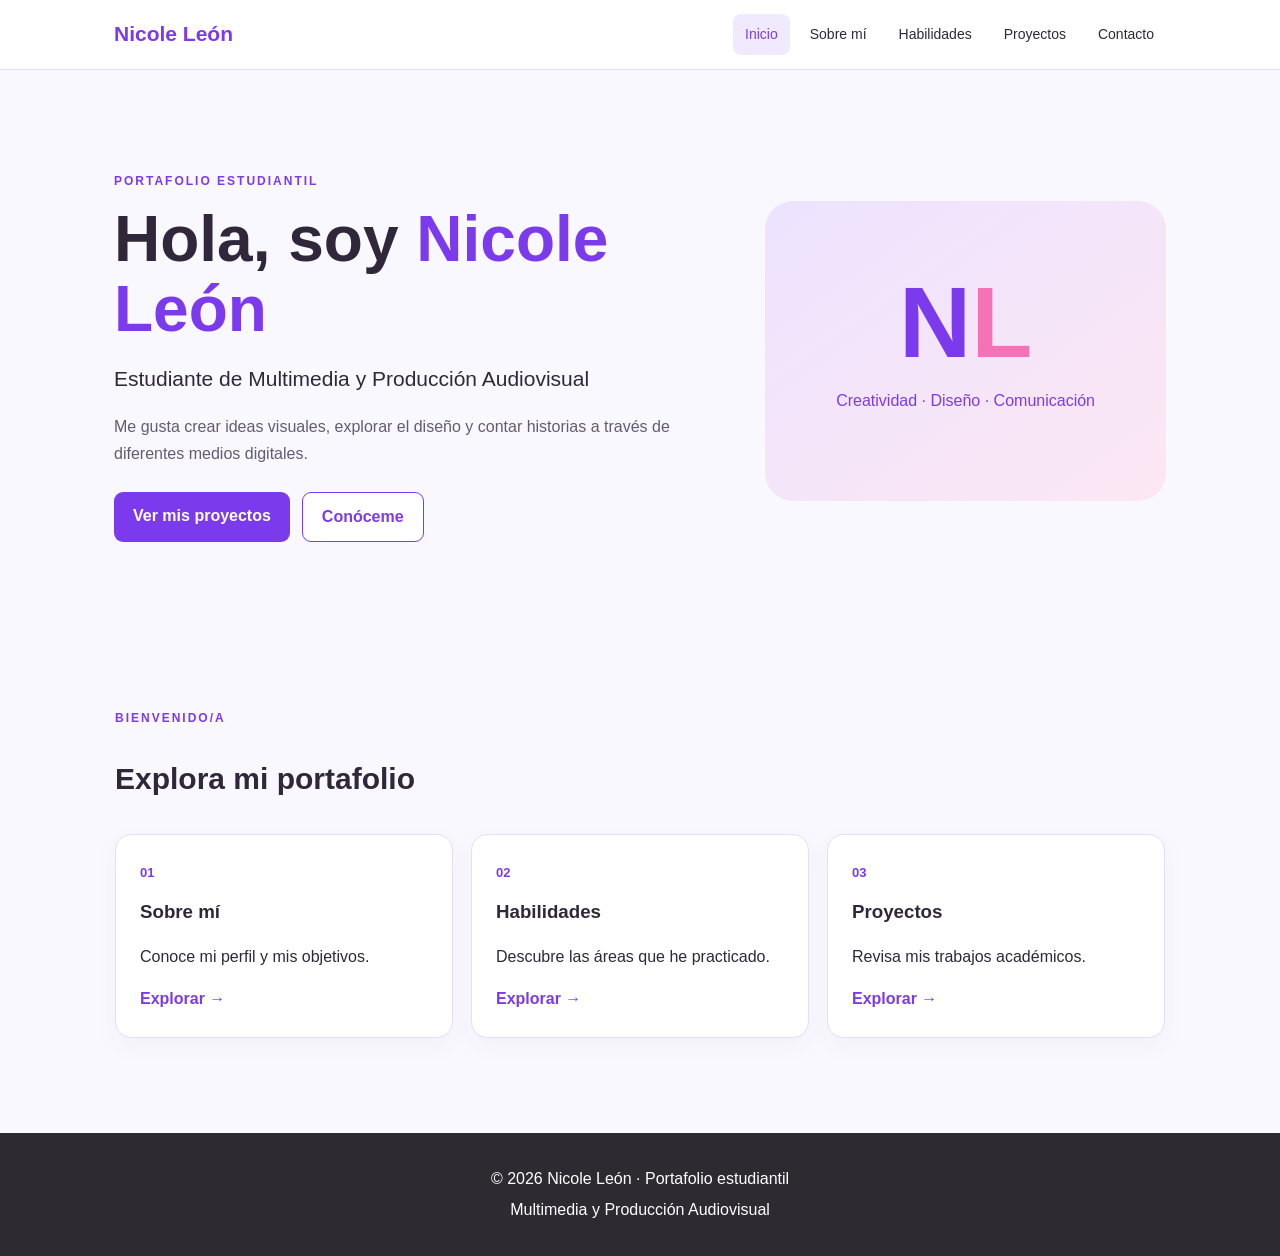
<file: index.html>
<!DOCTYPE html>
<html lang="es">
<head><meta charset="UTF-8"><meta name="viewport" content="width=device-width, initial-scale=1"><meta name="description" content="Portafolio estudiantil de Nicole León"><title>Nicole León | Portafolio</title><link rel="stylesheet" href="styles.css"></head>
<body>
<header class="encabezado"><div class="navegacion"><a class="marca" href="index.html">Nicole León</a><button class="menu-toggle" aria-label="Abrir menú" aria-expanded="false">☰</button><nav class="menu"><a class="activo" href="index.html">Inicio</a><a href="sobre-mi.html">Sobre mí</a><a href="habilidades.html">Habilidades</a><a href="proyectos.html">Proyectos</a><a href="contacto.html">Contacto</a></nav></div></header>
<main>
<section class="hero"><div class="hero-contenido"><p class="etiqueta">PORTAFOLIO ESTUDIANTIL</p><h1>Hola, soy <span>Nicole León</span></h1><h2>Estudiante de Multimedia y Producción Audiovisual</h2><p>Me gusta crear ideas visuales, explorar el diseño y contar historias a través de diferentes medios digitales.</p><div class="acciones"><a class="boton" href="proyectos.html">Ver mis proyectos</a><a class="boton secundario" href="sobre-mi.html">Conóceme</a></div></div><div class="hero-imagen"><div class="monograma">N<span>L</span></div><p>Creatividad · Diseño · Comunicación</p></div></section>
<section class="seccion"><div class="contenedor"><p class="subtitulo">BIENVENIDO/A</p><h2>Explora mi portafolio</h2><div class="tarjetas"><a class="tarjeta" href="sobre-mi.html"><span>01</span><h3>Sobre mí</h3><p>Conoce mi perfil y mis objetivos.</p><b>Explorar →</b></a><a class="tarjeta" href="habilidades.html"><span>02</span><h3>Habilidades</h3><p>Descubre las áreas que he practicado.</p><b>Explorar →</b></a><a class="tarjeta" href="proyectos.html"><span>03</span><h3>Proyectos</h3><p>Revisa mis trabajos académicos.</p><b>Explorar →</b></a></div></div></section>
</main><footer class="pie"><p>© 2026 Nicole León · Portafolio estudiantil</p><p>Multimedia y Producción Audiovisual</p></footer><script src="script.js"></script></body></html>
</file>
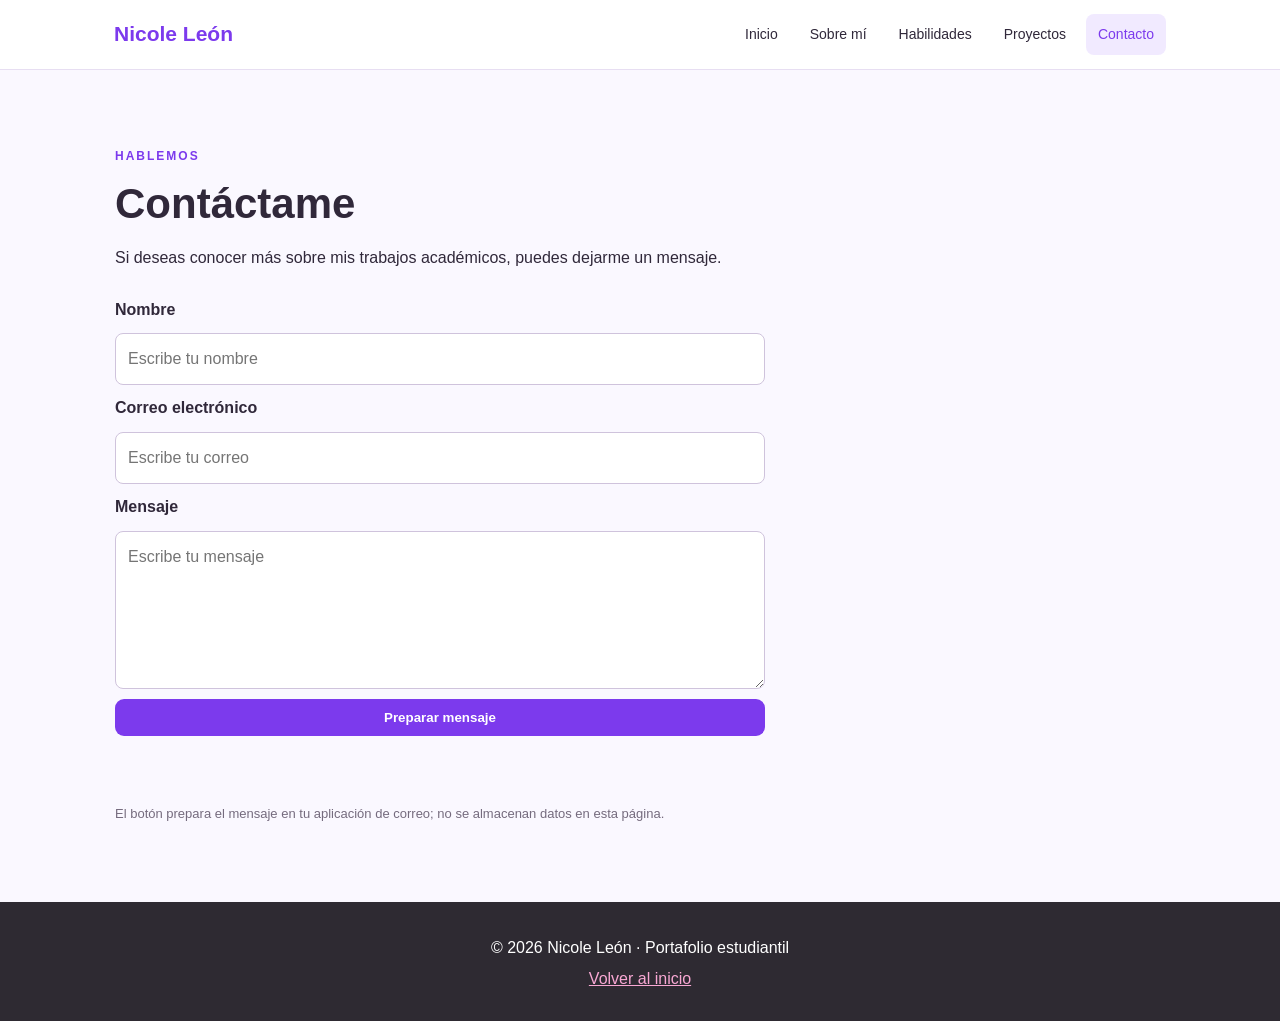
<file: contacto.html>
<!DOCTYPE html><html lang="es"><head><meta charset="UTF-8"><meta name="viewport" content="width=device-width, initial-scale=1"><title>Contacto | Nicole León</title><link rel="stylesheet" href="styles.css"></head><body><header class="encabezado"><div class="navegacion"><a class="marca" href="index.html">Nicole León</a><button class="menu-toggle" aria-label="Abrir menú" aria-expanded="false">☰</button><nav class="menu"><a href="index.html">Inicio</a><a href="sobre-mi.html">Sobre mí</a><a href="habilidades.html">Habilidades</a><a href="proyectos.html">Proyectos</a><a class="activo" href="contacto.html">Contacto</a></nav></div></header><main><section class="seccion"><div class="contenedor"><p class="subtitulo">HABLEMOS</p><h1>Contáctame</h1><p>Si deseas conocer más sobre mis trabajos académicos, puedes dejarme un mensaje.</p><form class="formulario" id="form-contacto"><label for="nombre">Nombre</label><input id="nombre" required placeholder="Escribe tu nombre"><label for="correo">Correo electrónico</label><input id="correo" type="email" required placeholder="Escribe tu correo"><label for="mensaje">Mensaje</label><textarea id="mensaje" rows="5" required placeholder="Escribe tu mensaje"></textarea><button class="boton" type="submit">Preparar mensaje</button><p id="estado" role="status"></p></form><p class="nota">El botón prepara el mensaje en tu aplicación de correo; no se almacenan datos en esta página.</p></div></section></main><footer class="pie"><p>© 2026 Nicole León · Portafolio estudiantil</p><a href="index.html">Volver al inicio</a></footer><script src="script.js"></script></body></html>
</file>
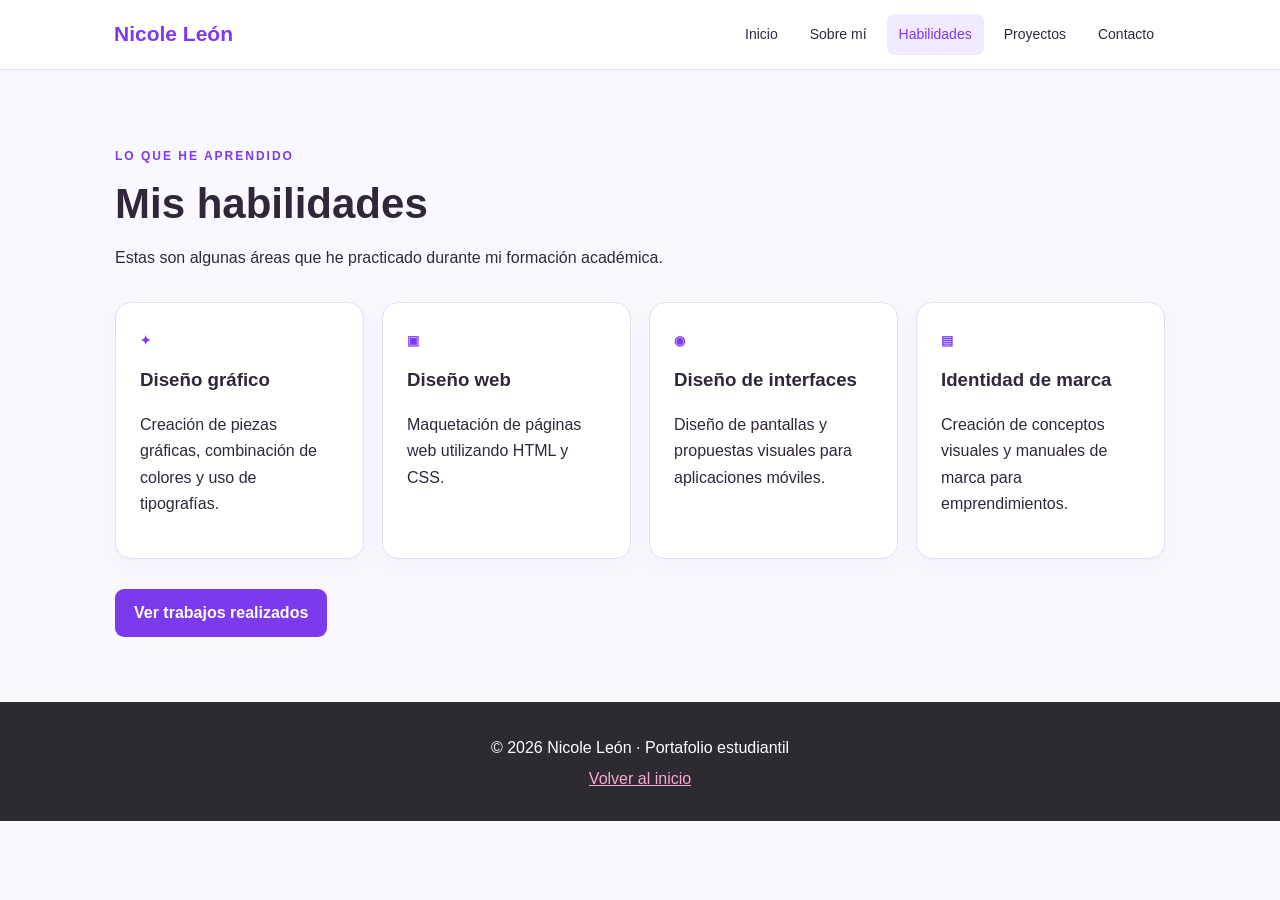
<file: habilidades.html>
<!DOCTYPE html><html lang="es"><head><meta charset="UTF-8"><meta name="viewport" content="width=device-width, initial-scale=1"><title>Habilidades | Nicole León</title><link rel="stylesheet" href="styles.css"></head><body><header class="encabezado"><div class="navegacion"><a class="marca" href="index.html">Nicole León</a><button class="menu-toggle" aria-label="Abrir menú" aria-expanded="false">☰</button><nav class="menu"><a href="index.html">Inicio</a><a href="sobre-mi.html">Sobre mí</a><a class="activo" href="habilidades.html">Habilidades</a><a href="proyectos.html">Proyectos</a><a href="contacto.html">Contacto</a></nav></div></header><main><section class="seccion"><div class="contenedor"><p class="subtitulo">LO QUE HE APRENDIDO</p><h1>Mis habilidades</h1><p>Estas son algunas áreas que he practicado durante mi formación académica.</p><div class="tarjetas"><article class="tarjeta"><span>✦</span><h3>Diseño gráfico</h3><p>Creación de piezas gráficas, combinación de colores y uso de tipografías.</p></article><article class="tarjeta"><span>▣</span><h3>Diseño web</h3><p>Maquetación de páginas web utilizando HTML y CSS.</p></article><article class="tarjeta"><span>◉</span><h3>Diseño de interfaces</h3><p>Diseño de pantallas y propuestas visuales para aplicaciones móviles.</p></article><article class="tarjeta"><span>▤</span><h3>Identidad de marca</h3><p>Creación de conceptos visuales y manuales de marca para emprendimientos.</p></article></div><a class="boton" href="proyectos.html">Ver trabajos realizados</a></div></section></main><footer class="pie"><p>© 2026 Nicole León · Portafolio estudiantil</p><a href="index.html">Volver al inicio</a></footer><script src="script.js"></script></body></html>
</file>
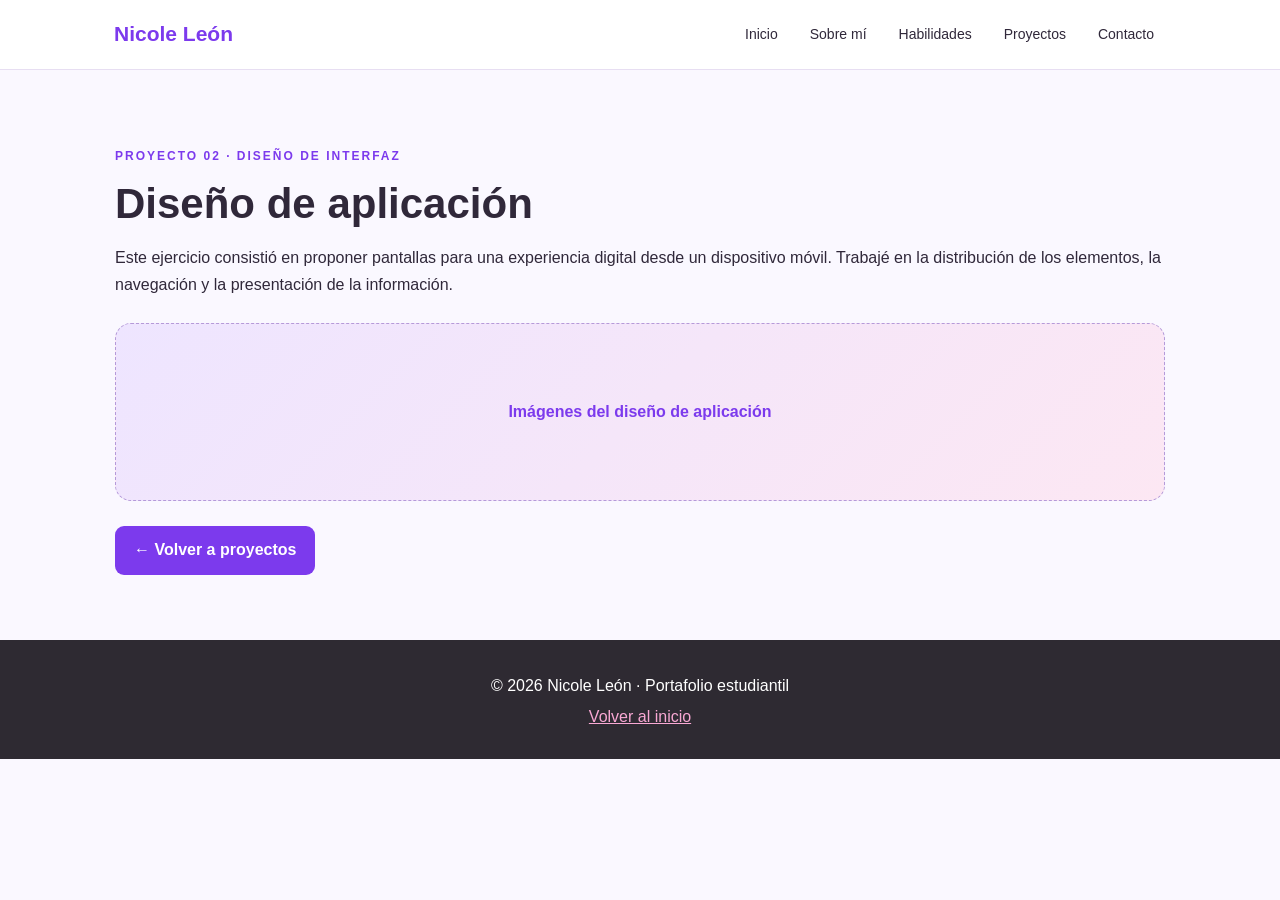
<file: proyecto-app.html>
<!DOCTYPE html><html lang="es"><head><meta charset="UTF-8"><meta name="viewport" content="width=device-width, initial-scale=1"><title>Diseño de aplicación | Nicole León</title><link rel="stylesheet" href="styles.css"></head><body><header class="encabezado"><div class="navegacion"><a class="marca" href="index.html">Nicole León</a><button class="menu-toggle" aria-label="Abrir menú" aria-expanded="false">☰</button><nav class="menu"><a href="index.html">Inicio</a><a href="sobre-mi.html">Sobre mí</a><a href="habilidades.html">Habilidades</a><a href="proyectos.html">Proyectos</a><a href="contacto.html">Contacto</a></nav></div></header><main><section class="seccion"><div class="contenedor"><p class="subtitulo">PROYECTO 02 · DISEÑO DE INTERFAZ</p><h1>Diseño de aplicación</h1><p>Este ejercicio consistió en proponer pantallas para una experiencia digital desde un dispositivo móvil. Trabajé en la distribución de los elementos, la navegación y la presentación de la información.</p><div class="imagen-pendiente">Imágenes del diseño de aplicación</div><a class="boton" href="proyectos.html">← Volver a proyectos</a></div></section></main><footer class="pie"><p>© 2026 Nicole León · Portafolio estudiantil</p><a href="index.html">Volver al inicio</a></footer><script src="script.js"></script></body></html>
</file>
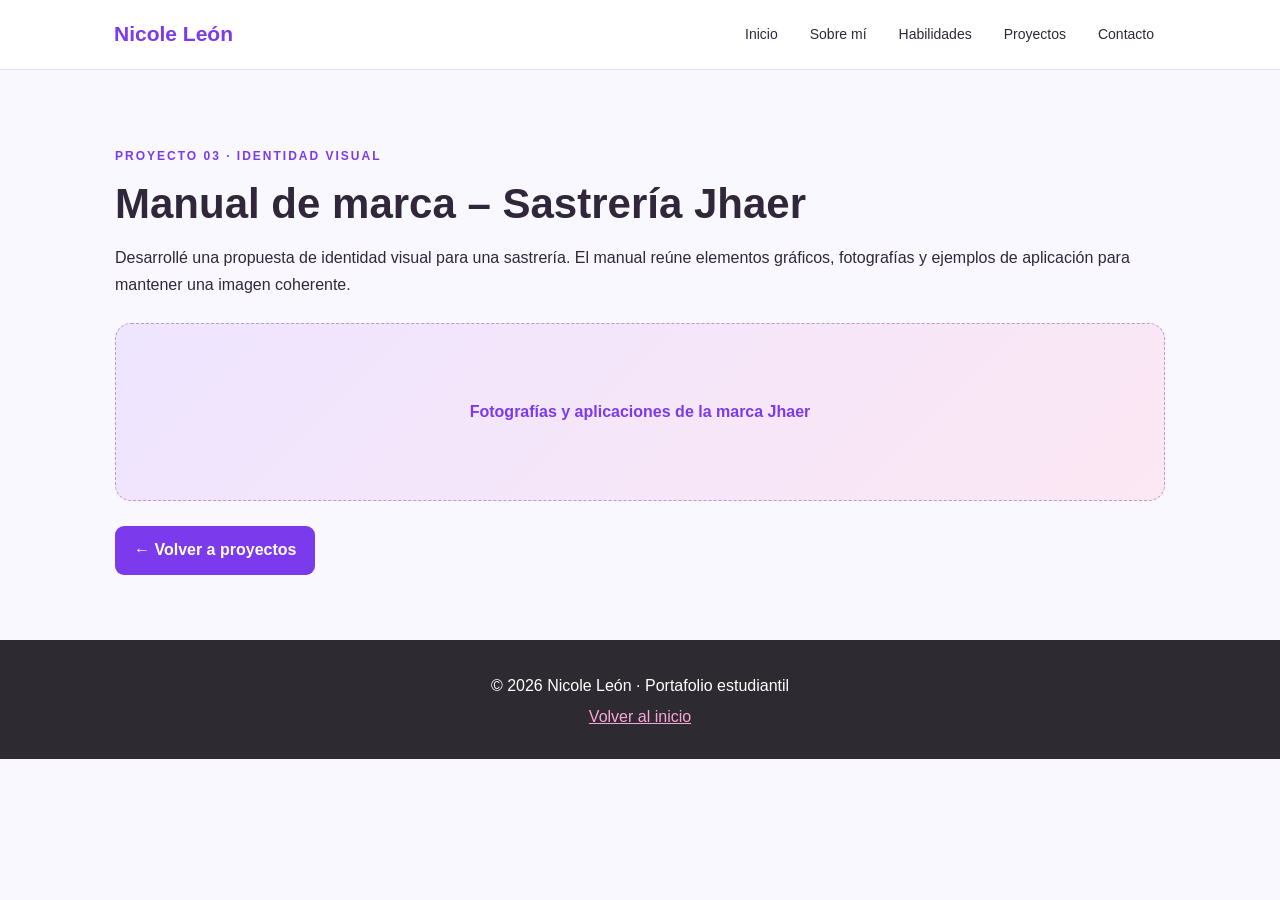
<file: proyecto-jhaer.html>
<!DOCTYPE html><html lang="es"><head><meta charset="UTF-8"><meta name="viewport" content="width=device-width, initial-scale=1"><title>Manual de marca Jhaer | Nicole León</title><link rel="stylesheet" href="styles.css"></head><body><header class="encabezado"><div class="navegacion"><a class="marca" href="index.html">Nicole León</a><button class="menu-toggle" aria-label="Abrir menú" aria-expanded="false">☰</button><nav class="menu"><a href="index.html">Inicio</a><a href="sobre-mi.html">Sobre mí</a><a href="habilidades.html">Habilidades</a><a href="proyectos.html">Proyectos</a><a href="contacto.html">Contacto</a></nav></div></header><main><section class="seccion"><div class="contenedor"><p class="subtitulo">PROYECTO 03 · IDENTIDAD VISUAL</p><h1>Manual de marca – Sastrería Jhaer</h1><p>Desarrollé una propuesta de identidad visual para una sastrería. El manual reúne elementos gráficos, fotografías y ejemplos de aplicación para mantener una imagen coherente.</p><div class="imagen-pendiente">Fotografías y aplicaciones de la marca Jhaer</div><a class="boton" href="proyectos.html">← Volver a proyectos</a></div></section></main><footer class="pie"><p>© 2026 Nicole León · Portafolio estudiantil</p><a href="index.html">Volver al inicio</a></footer><script src="script.js"></script></body></html>
</file>
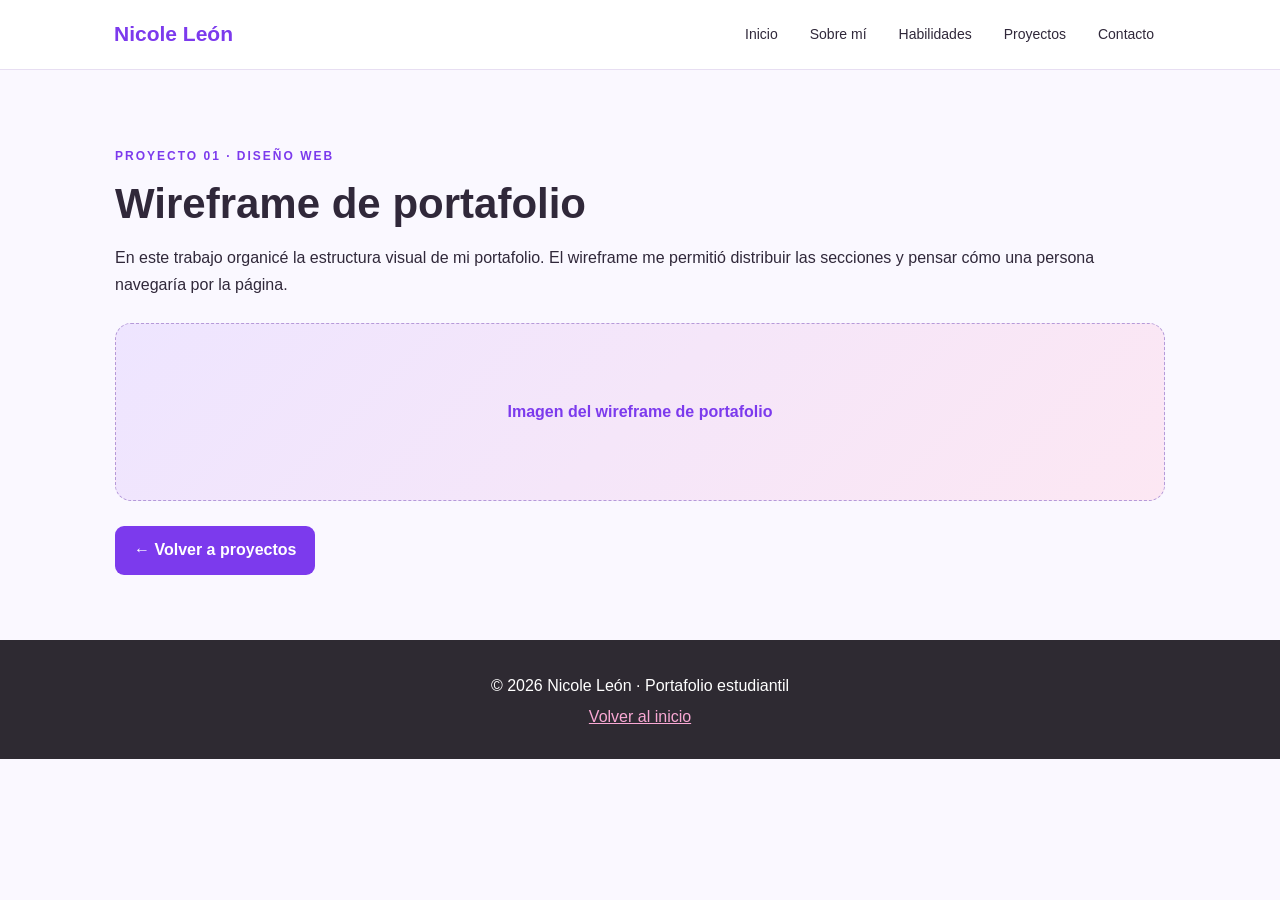
<file: proyecto-portafolio.html>
<!DOCTYPE html><html lang="es"><head><meta charset="UTF-8"><meta name="viewport" content="width=device-width, initial-scale=1"><title>Wireframe de portafolio | Nicole León</title><link rel="stylesheet" href="styles.css"></head><body><header class="encabezado"><div class="navegacion"><a class="marca" href="index.html">Nicole León</a><button class="menu-toggle" aria-label="Abrir menú" aria-expanded="false">☰</button><nav class="menu"><a href="index.html">Inicio</a><a href="sobre-mi.html">Sobre mí</a><a href="habilidades.html">Habilidades</a><a href="proyectos.html">Proyectos</a><a href="contacto.html">Contacto</a></nav></div></header><main><section class="seccion"><div class="contenedor"><p class="subtitulo">PROYECTO 01 · DISEÑO WEB</p><h1>Wireframe de portafolio</h1><p>En este trabajo organicé la estructura visual de mi portafolio. El wireframe me permitió distribuir las secciones y pensar cómo una persona navegaría por la página.</p><div class="imagen-pendiente">Imagen del wireframe de portafolio</div><a class="boton" href="proyectos.html">← Volver a proyectos</a></div></section></main><footer class="pie"><p>© 2026 Nicole León · Portafolio estudiantil</p><a href="index.html">Volver al inicio</a></footer><script src="script.js"></script></body></html>
</file>
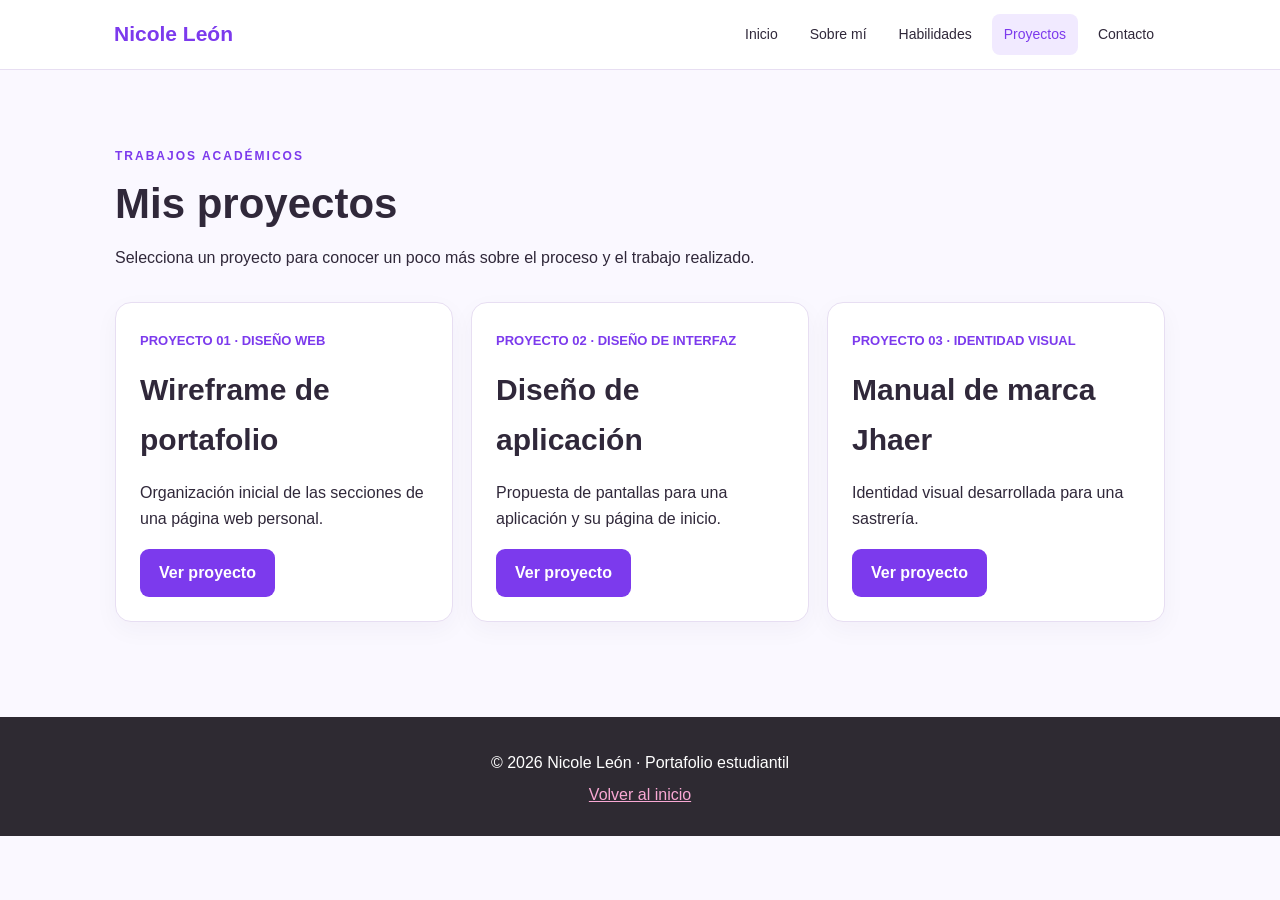
<file: proyectos.html>
<!DOCTYPE html><html lang="es"><head><meta charset="UTF-8"><meta name="viewport" content="width=device-width, initial-scale=1"><title>Proyectos | Nicole León</title><link rel="stylesheet" href="styles.css"></head><body><header class="encabezado"><div class="navegacion"><a class="marca" href="index.html">Nicole León</a><button class="menu-toggle" aria-label="Abrir menú" aria-expanded="false">☰</button><nav class="menu"><a href="index.html">Inicio</a><a href="sobre-mi.html">Sobre mí</a><a href="habilidades.html">Habilidades</a><a class="activo" href="proyectos.html">Proyectos</a><a href="contacto.html">Contacto</a></nav></div></header><main><section class="seccion"><div class="contenedor"><p class="subtitulo">TRABAJOS ACADÉMICOS</p><h1>Mis proyectos</h1><p>Selecciona un proyecto para conocer un poco más sobre el proceso y el trabajo realizado.</p><div class="tarjetas"><article class="tarjeta"><span>PROYECTO 01 · DISEÑO WEB</span><h2>Wireframe de portafolio</h2><p>Organización inicial de las secciones de una página web personal.</p><a class="boton" href="proyecto-portafolio.html">Ver proyecto</a></article><article class="tarjeta"><span>PROYECTO 02 · DISEÑO DE INTERFAZ</span><h2>Diseño de aplicación</h2><p>Propuesta de pantallas para una aplicación y su página de inicio.</p><a class="boton" href="proyecto-app.html">Ver proyecto</a></article><article class="tarjeta"><span>PROYECTO 03 · IDENTIDAD VISUAL</span><h2>Manual de marca Jhaer</h2><p>Identidad visual desarrollada para una sastrería.</p><a class="boton" href="proyecto-jhaer.html">Ver proyecto</a></article></div></div></section></main><footer class="pie"><p>© 2026 Nicole León · Portafolio estudiantil</p><a href="index.html">Volver al inicio</a></footer><script src="script.js"></script></body></html>
</file>
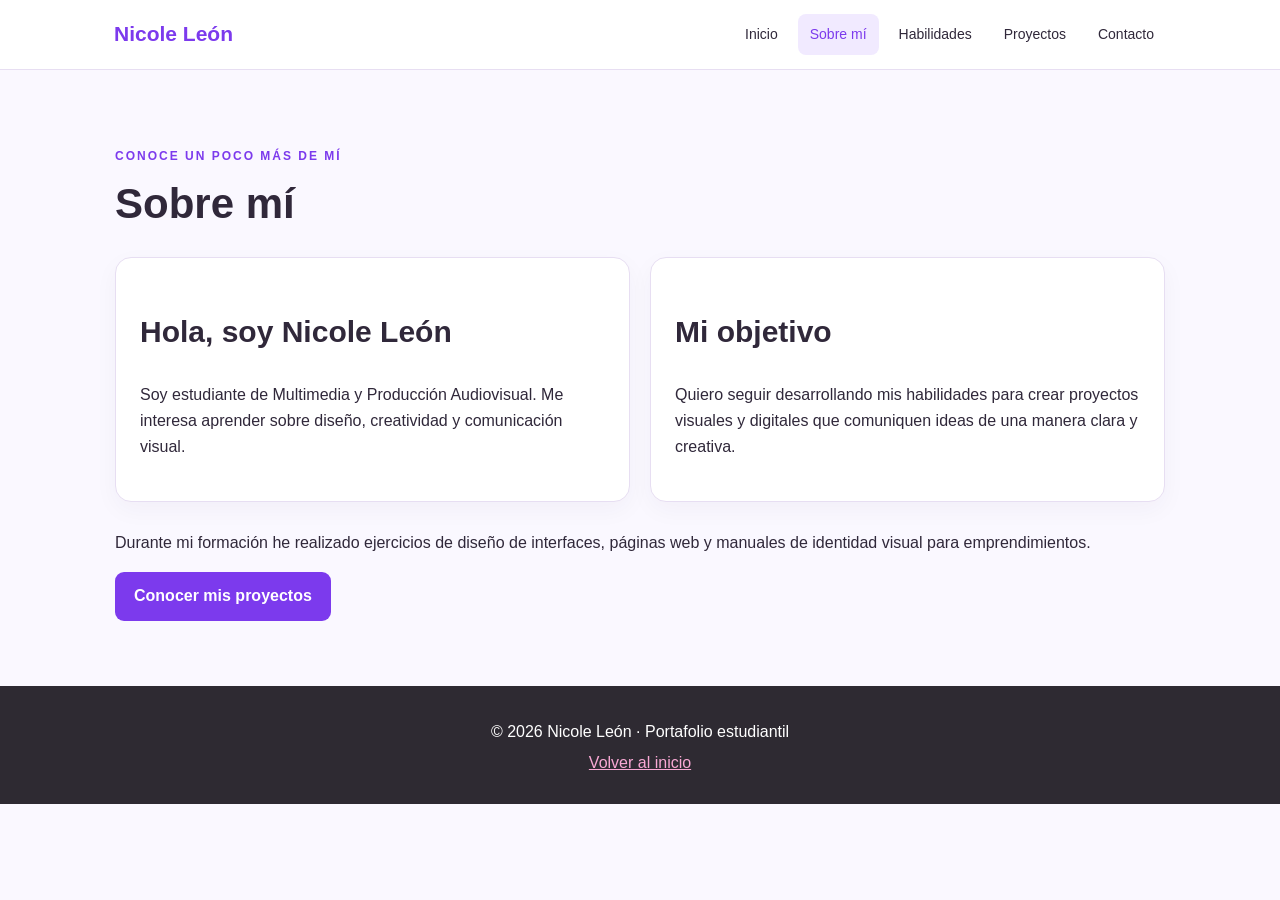
<file: sobre-mi.html>
<!DOCTYPE html><html lang="es"><head><meta charset="UTF-8"><meta name="viewport" content="width=device-width, initial-scale=1"><title>Sobre mí | Nicole León</title><link rel="stylesheet" href="styles.css"></head><body><header class="encabezado"><div class="navegacion"><a class="marca" href="index.html">Nicole León</a><button class="menu-toggle" aria-label="Abrir menú" aria-expanded="false">☰</button><nav class="menu"><a href="index.html">Inicio</a><a class="activo" href="sobre-mi.html">Sobre mí</a><a href="habilidades.html">Habilidades</a><a href="proyectos.html">Proyectos</a><a href="contacto.html">Contacto</a></nav></div></header><main><section class="seccion"><div class="contenedor"><p class="subtitulo">CONOCE UN POCO MÁS DE MÍ</p><h1>Sobre mí</h1><div class="dos-columnas"><article class="panel"><h2>Hola, soy Nicole León</h2><p>Soy estudiante de Multimedia y Producción Audiovisual. Me interesa aprender sobre diseño, creatividad y comunicación visual.</p></article><article class="panel"><h2>Mi objetivo</h2><p>Quiero seguir desarrollando mis habilidades para crear proyectos visuales y digitales que comuniquen ideas de una manera clara y creativa.</p></article></div><p>Durante mi formación he realizado ejercicios de diseño de interfaces, páginas web y manuales de identidad visual para emprendimientos.</p><a class="boton" href="proyectos.html">Conocer mis proyectos</a></div></section></main><footer class="pie"><p>© 2026 Nicole León · Portafolio estudiantil</p><a href="index.html">Volver al inicio</a></footer><script src="script.js"></script></body></html>
</file>
<file: styles.css>
:root{--morado:#7c3aed;--morado-oscuro:#5b21b6;--rosa:#f472b6;--turquesa:#14b8a6;--fondo:#faf8ff;--texto:#30283a;--borde:#e7def2}*{box-sizing:border-box}html{scroll-behavior:smooth}body{margin:0;font-family:Arial,Helvetica,sans-serif;color:var(--texto);background:var(--fondo);line-height:1.65}.encabezado{position:sticky;top:0;z-index:10;background:#fff;border-bottom:1px solid var(--borde)}.navegacion{max-width:1100px;margin:auto;padding:14px 24px;display:flex;align-items:center;justify-content:space-between;gap:20px}.marca{font-size:21px;font-weight:800;color:var(--morado);text-decoration:none}.menu{display:flex;gap:8px;align-items:center}.menu a{padding:9px 12px;text-decoration:none;color:var(--texto);border-radius:8px;font-size:14px}.menu a:hover,.menu a.activo{background:#f1eaff;color:var(--morado)}.menu-toggle{display:none;border:0;background:var(--morado);color:white;border-radius:8px;padding:8px 12px;font-size:20px}.hero{max-width:1100px;margin:auto;padding:90px 24px;display:grid;grid-template-columns:1.2fr .8fr;gap:50px;align-items:center;min-height:530px}.etiqueta,.subtitulo{color:var(--morado);font-weight:800;letter-spacing:2px;font-size:12px}.hero h1{font-size:clamp(38px,6vw,64px);line-height:1.1;margin:12px 0}.hero h1 span{color:var(--morado)}.hero h2{font-size:21px;font-weight:500}.hero-contenido>p:not(.etiqueta){max-width:560px;color:#655b70}.hero-imagen{background:linear-gradient(145deg,#ede3ff,#fce7f3);border-radius:28px;min-height:300px;display:flex;flex-direction:column;justify-content:center;align-items:center;color:var(--morado);text-align:center;padding:24px}.monograma{font-size:100px;font-weight:900;line-height:1}.monograma span{color:var(--rosa)}.acciones{display:flex;gap:12px;flex-wrap:wrap;margin-top:25px}.boton{display:inline-block;background:var(--morado);color:white;text-decoration:none;border:0;border-radius:9px;padding:11px 19px;font-weight:700;cursor:pointer}.boton:hover{background:var(--morado-oscuro);transform:translateY(-1px)}.boton.secundario{background:white;color:var(--morado);border:1px solid var(--morado)}.seccion{padding:65px 24px}.contenedor{max-width:1050px;margin:auto}.seccion h1{font-size:42px;line-height:1.2;margin:8px 0 16px}.seccion h2{font-size:30px}.tarjetas{display:grid;grid-template-columns:repeat(auto-fit,minmax(220px,1fr));gap:18px;margin:30px 0}.tarjeta,.panel{display:block;background:#fff;padding:24px;border:1px solid var(--borde);border-radius:16px;text-decoration:none;color:inherit;box-shadow:0 8px 25px #33204d0a}.tarjeta{transition:.2s}.tarjeta:hover{transform:translateY(-5px);border-color:var(--morado)}.tarjeta span{color:var(--morado);font-weight:800;font-size:13px}.tarjeta h2,.tarjeta h3{margin:12px 0 6px}.tarjeta b{color:var(--morado)}.dos-columnas{display:grid;grid-template-columns:1fr 1fr;gap:20px;margin:28px 0}.imagen-pendiente{margin:25px 0;padding:75px 20px;background:linear-gradient(135deg,#eee5ff,#fce7f3);border:1px dashed #b59ad9;border-radius:16px;text-align:center;color:var(--morado);font-weight:700}.formulario{max-width:650px;display:grid;gap:10px;margin:25px 0}.formulario label{font-weight:700}.formulario input,.formulario textarea{width:100%;padding:12px;border:1px solid #cfc3dc;border-radius:8px;font:inherit}.formulario input:focus,.formulario textarea:focus{outline:2px solid #c4a8f6;border-color:var(--morado)}.nota{font-size:13px;color:#756b7e}.pie{padding:28px 20px;background:#2e2a32;color:white;text-align:center}.pie a{color:#f9a8d4}.pie p{margin:5px}@media(max-width:700px){.navegacion{flex-wrap:wrap}.menu-toggle{display:block}.menu{display:none;width:100%;flex-direction:column;align-items:stretch}.menu.abierto{display:flex}.menu a{padding:10px}.hero{grid-template-columns:1fr;padding-top:55px;gap:25px}.hero-imagen{min-height:220px}.dos-columnas{grid-template-columns:1fr}.seccion h1{font-size:34px}}
</file>
